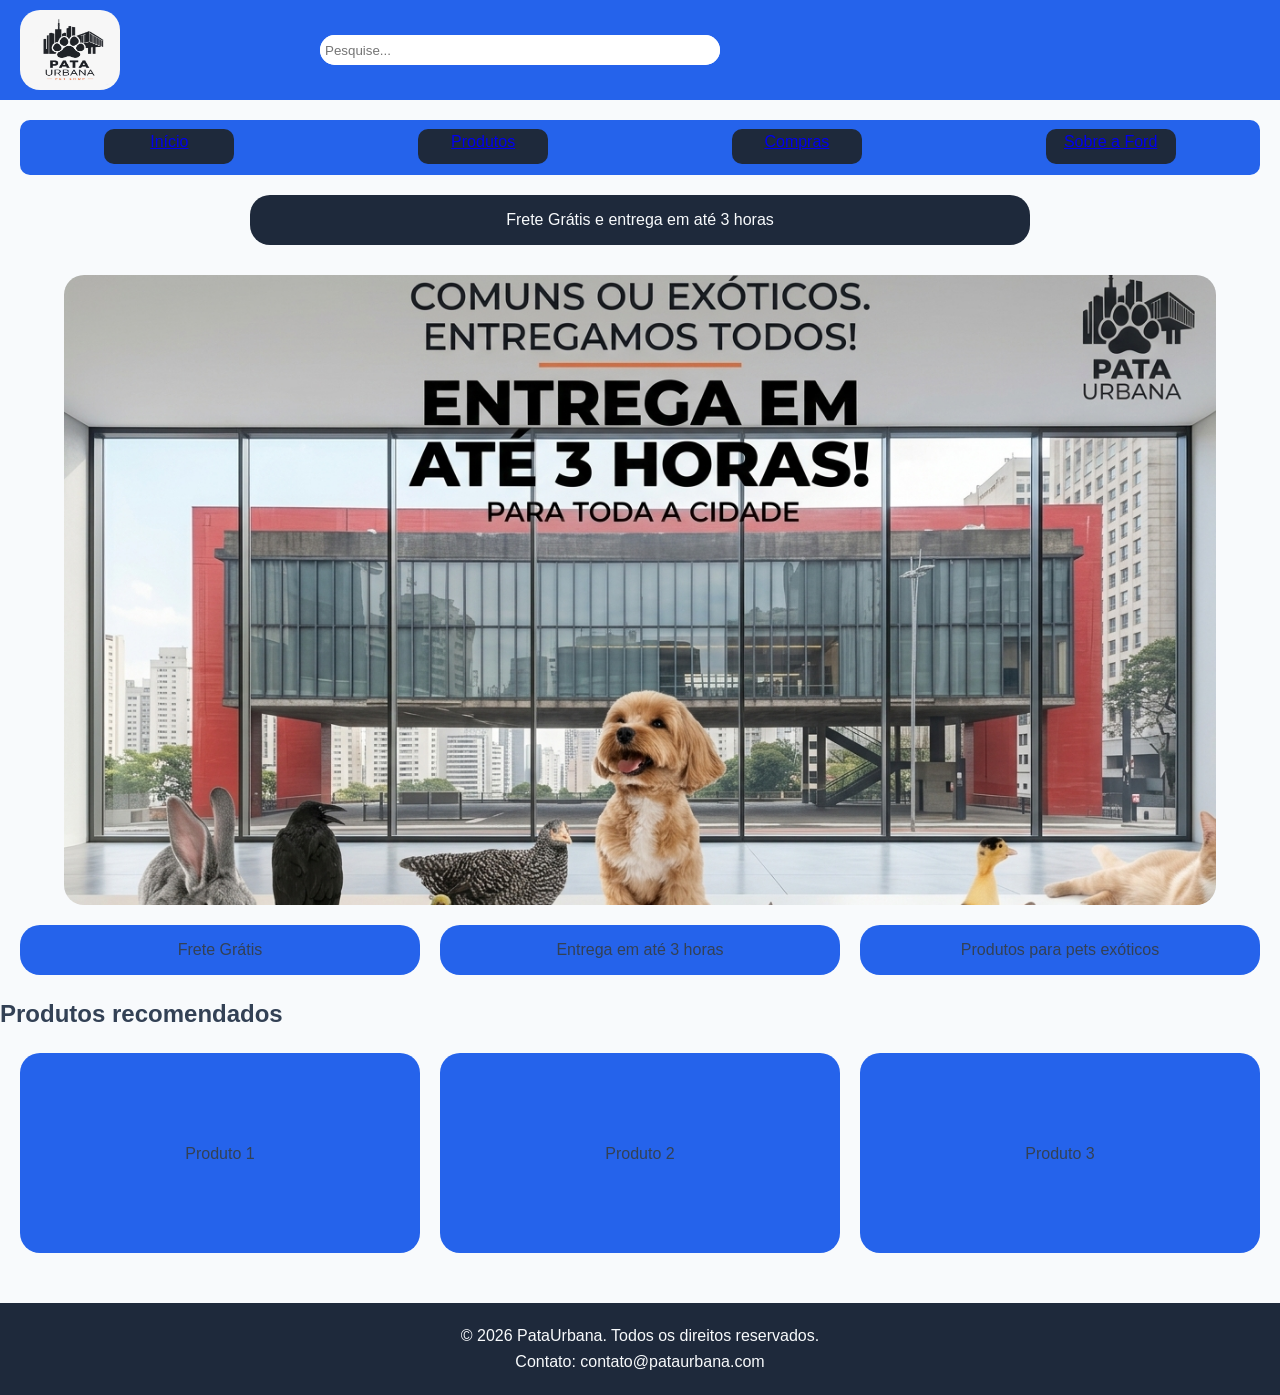
<file: Front-end/index.html>
<!doctype html>
<html lang="en">
  <head>
    <meta charset="UTF-8" />
    <meta name="viewport" content="width=device-width, initial-scale=1.0" />
    <title>Pata Urbana</title>
    <link rel="stylesheet" href="style.css" />
  </head>
  <body>
    <header class="header-principal">
      <img src="Imgs/Pata urbana logo.jpeg" alt="Logo" class="logo" />
      <nav class="pesquisa">
        <input class="campo_pesquisa" type="text" placeholder="Pesquise..." />
      </nav>
    </header>
    <nav class="sub-menu">
      <div><a href="index.html">Início</a></div>
      <div><a href="produtos.html">Produtos</a></div>
      <div><a href="compras.html">Compras</a></div>
      <div><a href="sobre_ford.html">Sobre a Ford</a></div>
    </nav>
    <div class="anuncio">
      <p>Frete Grátis e entrega em até 3 horas</p>
    </div>
    <div class="banner"></div>
    <ul class="anuncios_lista">
      <li>Frete Grátis</li>
      <li>Entrega em até 3 horas</li>
      <li>Produtos para pets exóticos</li>
    </ul>
    <div>
      <h2>Produtos recomendados</h2>
      <ul class="recomendados">
        <li>Produto 1</li>
        <li>Produto 2</li>
        <li>Produto 3</li>
      </ul>
    </div>
    <footer>
      <p>&copy; 2026 PataUrbana. Todos os direitos reservados.</p>
      <p>Contato: contato@pataurbana.com</p>
    </footer>
  </body>
</html>
</file>
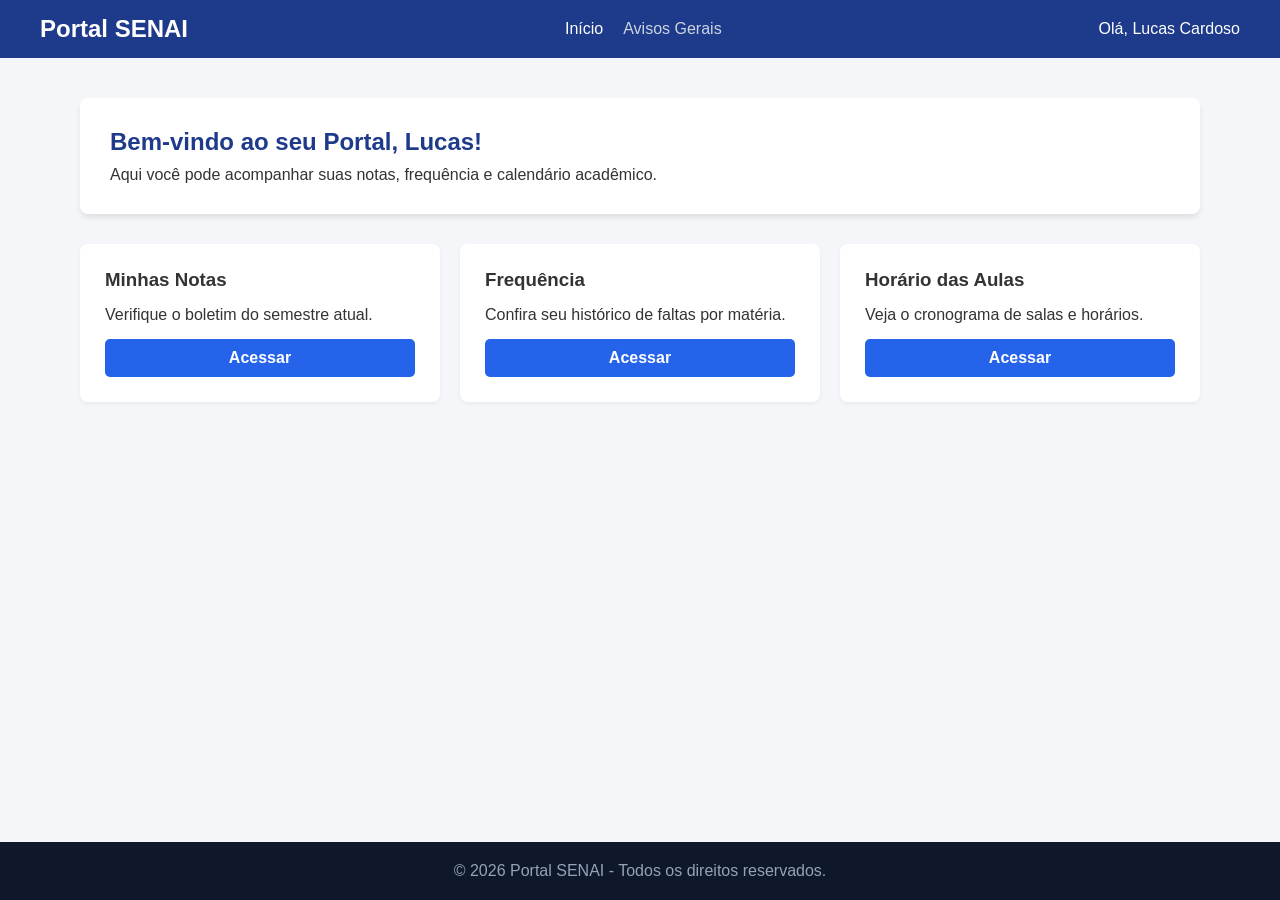
<file: Front-end/exemplo_professor/index.html>
<!DOCTYPE html> <!-- Declara o tipo do documento como HTML5 para que o navegador interprete as regras modernas corretamente -->
<html lang="pt-BR"> <!-- Elemento raiz que envolve todo o documento HTML. O atributo lang define o idioma principal como Português do Brasil -->
<head> <!-- Seção do cabeçalho técnico da página (contém metadados, títulos e links externos não visíveis diretamente no corpo) -->
    <meta charset="UTF-8"> <!-- Configura a codificação de caracteres para UTF-8, permitindo acentos e caracteres especiais da língua portuguesa -->
    <meta name="viewport" content="width=device-width, initial-scale=1.0"> <!-- Ajusta a escala da página para garantir responsividade em telas mobile e desktops -->
    <title>Portal do Aluno - Início</title> <!-- Define o título que será exibido na aba do navegador -->
    
    <!-- Vincula o arquivo de estilos compartilhado -->
    <link rel="stylesheet" href="style.css"> <!-- Importa o arquivo de estilos CSS externo (style.css) para aplicar os estilos visuais -->
</head>
<body> <!-- Contém todo o conteúdo visível da página que é exibido para o usuário final -->

    <!-- Topo da página / Cabeçalho -->
    <header class="navbar"> <!-- Elemento semântico de cabeçalho da página, estruturado com a classe CSS navbar -->
        <div class="logo">Portal SENAI</div> <!-- Bloco genérico em nível de bloco utilizado para exibir a marca/logotipo do portal -->
        
        <!-- Menu de Navegação -->
        <nav class="nav-links"> <!-- Elemento semântico de navegação que agrupa os links do menu principal -->
            <a href="index.html" class="active">Início</a> <!-- Link hipertexto para a página inicial; a classe 'active' destaca que esta é a página atual -->
            <a href="avisos.html">Avisos Gerais</a> <!-- Link hipertexto direcionando para a página de avisos gerais -->
        </nav>
        
        <div class="user-profile">Olá, Lucas Cardoso</div> <!-- Bloco informativo para exibir a saudação e o nome do usuário ativo no sistema -->
    </header>

    <!-- Conteúdo Principal -->
    <main class="container"> <!-- Elemento semântico para o conteúdo principal da página; a classe 'container' limita a largura centralizada -->
        
        <!-- Seção do cartão de boas-vindas -->
        <section class="welcome-card"> <!-- Seção semântica que agrupa visualmente o cartão de mensagem de boas-vindas -->
            <h1>Bem-vindo ao seu Portal, Lucas!</h1> <!-- Título principal e de maior relevância hierárquica (Nível 1) na página -->
            <p>Aqui você pode acompanhar suas notas, frequência e calendário acadêmico.</p> <!-- Parágrafo de texto descritivo -->
        </section>

        <!-- Grade de cards de acesso rápido -->
        <div class="dashboard-grid"> <!-- Contêiner em bloco que organiza os cartões em formato de grade flexível -->
            
            <!-- Card individual de atalho: Notas -->
            <div class="card"> <!-- Bloco representando o primeiro cartão de funcionalidade rápida -->
                <h3>Minhas Notas</h3> <!-- Título de nível 3 para identificar a seção do cartão -->
                <p>Verifique o boletim do semestre atual.</p> <!-- Parágrafo informativo da funcionalidade -->
                <a href="#" class="btn">Acessar</a> <!-- Link estilizado via CSS para ter aparência de botão de ação -->
            </div>
            
            <!-- Card individual de atalho: Frequência -->
            <div class="card"> <!-- Bloco representando o segundo cartão de funcionalidade rápida -->
                <h3>Frequência</h3> <!-- Título de nível 3 para o cartão de frequência -->
                <p>Confira seu histórico de faltas por matéria.</p> <!-- Descrição do recurso do cartão -->
                <a href="#" class="btn">Acessar</a> <!-- Botão/Link de atalho para acessar a frequência -->
            </div>
            
            <!-- Card individual de atalho: Horários -->
            <div class="card"> <!-- Bloco representando o terceiro cartão de funcionalidade rápida -->
                <h3>Horário das Aulas</h3> <!-- Título de nível 3 para o cartão de horários -->
                <p>Veja o cronograma de salas e horários.</p> <!-- Descrição do recurso exibido -->
                <a href="#" class="btn">Acessar</a> <!-- Botão/Link de atalho para acessar o cronograma -->
            </div>
            
        </div>
    </main>

    <!-- Rodapé da Página -->
    <footer class="footer"> <!-- Elemento semântico para o rodapé da página estilizado com a classe 'footer' -->
        <p>&copy; 2026 Portal SENAI - Todos os direitos reservados.</p> <!-- Parágrafo exibindo a indicação de direitos autorais e copyright -->
    </footer>

</body>
</html>
</file>
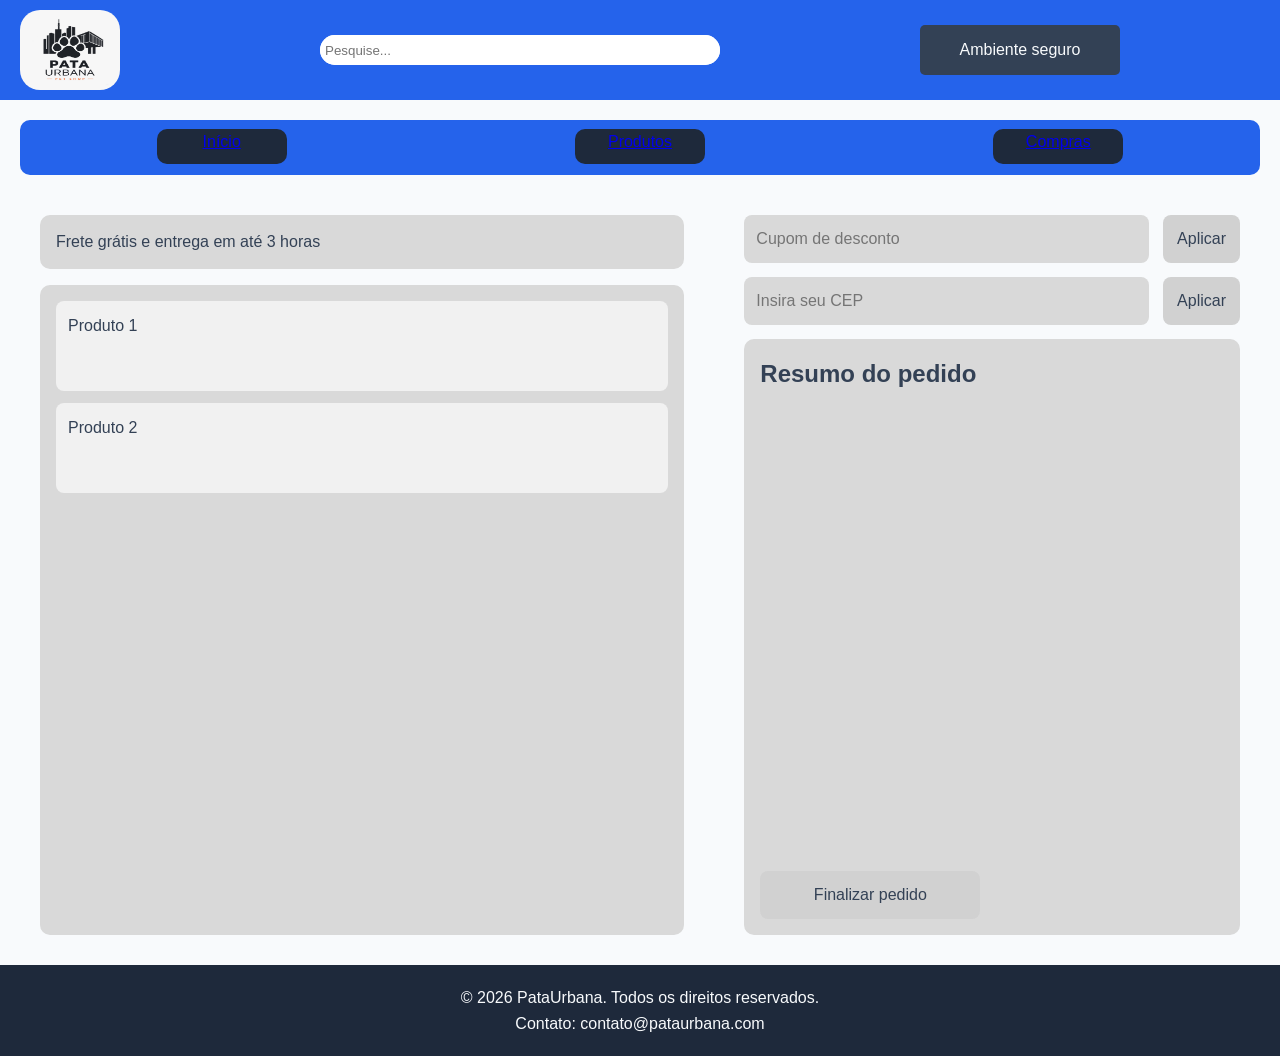
<file: Front-end/compras.html>
<!doctype html>
<html lang="en">
  <head>
    <meta charset="UTF-8" />
    <meta name="viewport" content="width=device-width, initial-scale=1.0" />
    <title>Carrinho</title>
    <link rel="stylesheet" href="style.css" />
  </head>
  <body>
    <header class="header-principal">
      <img src="Imgs/Pata urbana logo.jpeg" alt="Logo" class="logo" />
      <nav class="pesquisa">
        <input class="campo_pesquisa" type="text" placeholder="Pesquise..." />
      </nav>
      <div class="seguranca">
        <p>Ambiente seguro</p>
      </div>
    </header>
    <nav class="sub-menu">
      <div><a href="index.html">Início</a></div>
      <div><a href="produtos.html">Produtos</a></div>
      <div><a href="compras.html">Compras</a></div>
    </nav>
    <div class="grid-compras">
      <section class="secao">
        <article class="anuncio-2">
          Frete grátis e entrega em até 3 horas
        </article>
        <article class="carrinho">
          <div class="produto">Produto 1</div>
          <div class="produto">Produto 2</div>
        </article>
      </section>
      <aside class="aside">
        <div class="campo">
          <input type="text" placeholder="Cupom de desconto" />
          <button type="button">Aplicar</button>
        </div>
        <div class="campo">
          <input type="text" placeholder="Insira seu CEP" />
          <button type="button">Aplicar</button>
        </div>
        <div class="resumo">
          <h1>Resumo do pedido</h1>
          <button type="button" class="finalizar">Finalizar pedido</button>
        </div>
      </aside>
    </div>
    <footer>
      <p>&copy; 2026 PataUrbana. Todos os direitos reservados.</p>
      <p>Contato: contato@pataurbana.com</p>
    </footer>
  </body>
</html>
</file>
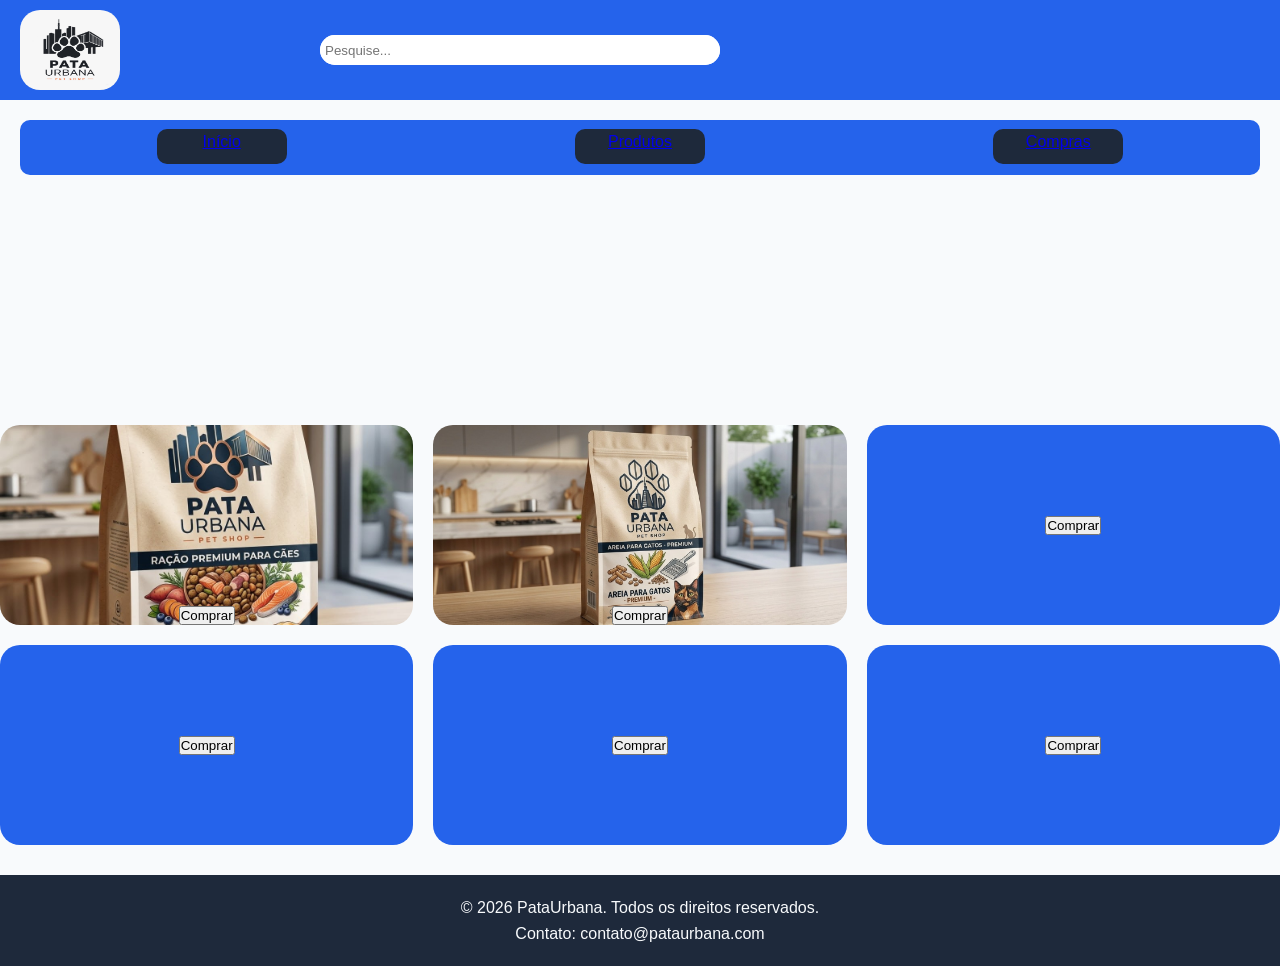
<file: Front-end/produtos.html>
<!doctype html>
<html lang="en">
  <head>
    <meta charset="UTF-8" />
    <meta name="viewport" content="width=device-width, initial-scale=1.0" />
    <title>Produtos</title>
    <link rel="stylesheet" href="style.css" />
  </head>
  <body>
    <header class="header-principal">
      <img src="Imgs/Pata urbana logo.jpeg" alt="Logo" class="logo" />
      <nav class="pesquisa">
        <input class="campo_pesquisa" type="text" placeholder="Pesquise..." />
      </nav>
    </header>
    <nav class="sub-menu">
      <div><a href="index.html">Início</a></div>
      <div><a href="produtos.html">Produtos</a></div>
      <div><a href="compras.html">Compras</a></div>
    </nav>
    <ul class="produtos">
      <li class="botao_compra" id="produto1">
        <button type="button">Comprar</button>
      </li>
      <li class="botao_compra" id="produto2">
        <button>Comprar</button>
      </li>
      <li class="botao_compra" id="produto3">
        <button type="button">Comprar</button>
      </li>
      <li class="botao_compra" id="produto4">
        <button>Comprar</button>
      </li>
      <li class="botao_compra" id="produto5">
        <button>Comprar</button>
      </li>
      <li class="botao_compra" id="produto6">
        <button>Comprar</button>
      </li>
    </ul>
    <footer>
      <p>&copy; 2026 PataUrbana. Todos os direitos reservados.</p>
      <p>Contato: contato@pataurbana.com</p>
    </footer>
  </body>
</html>
</file>
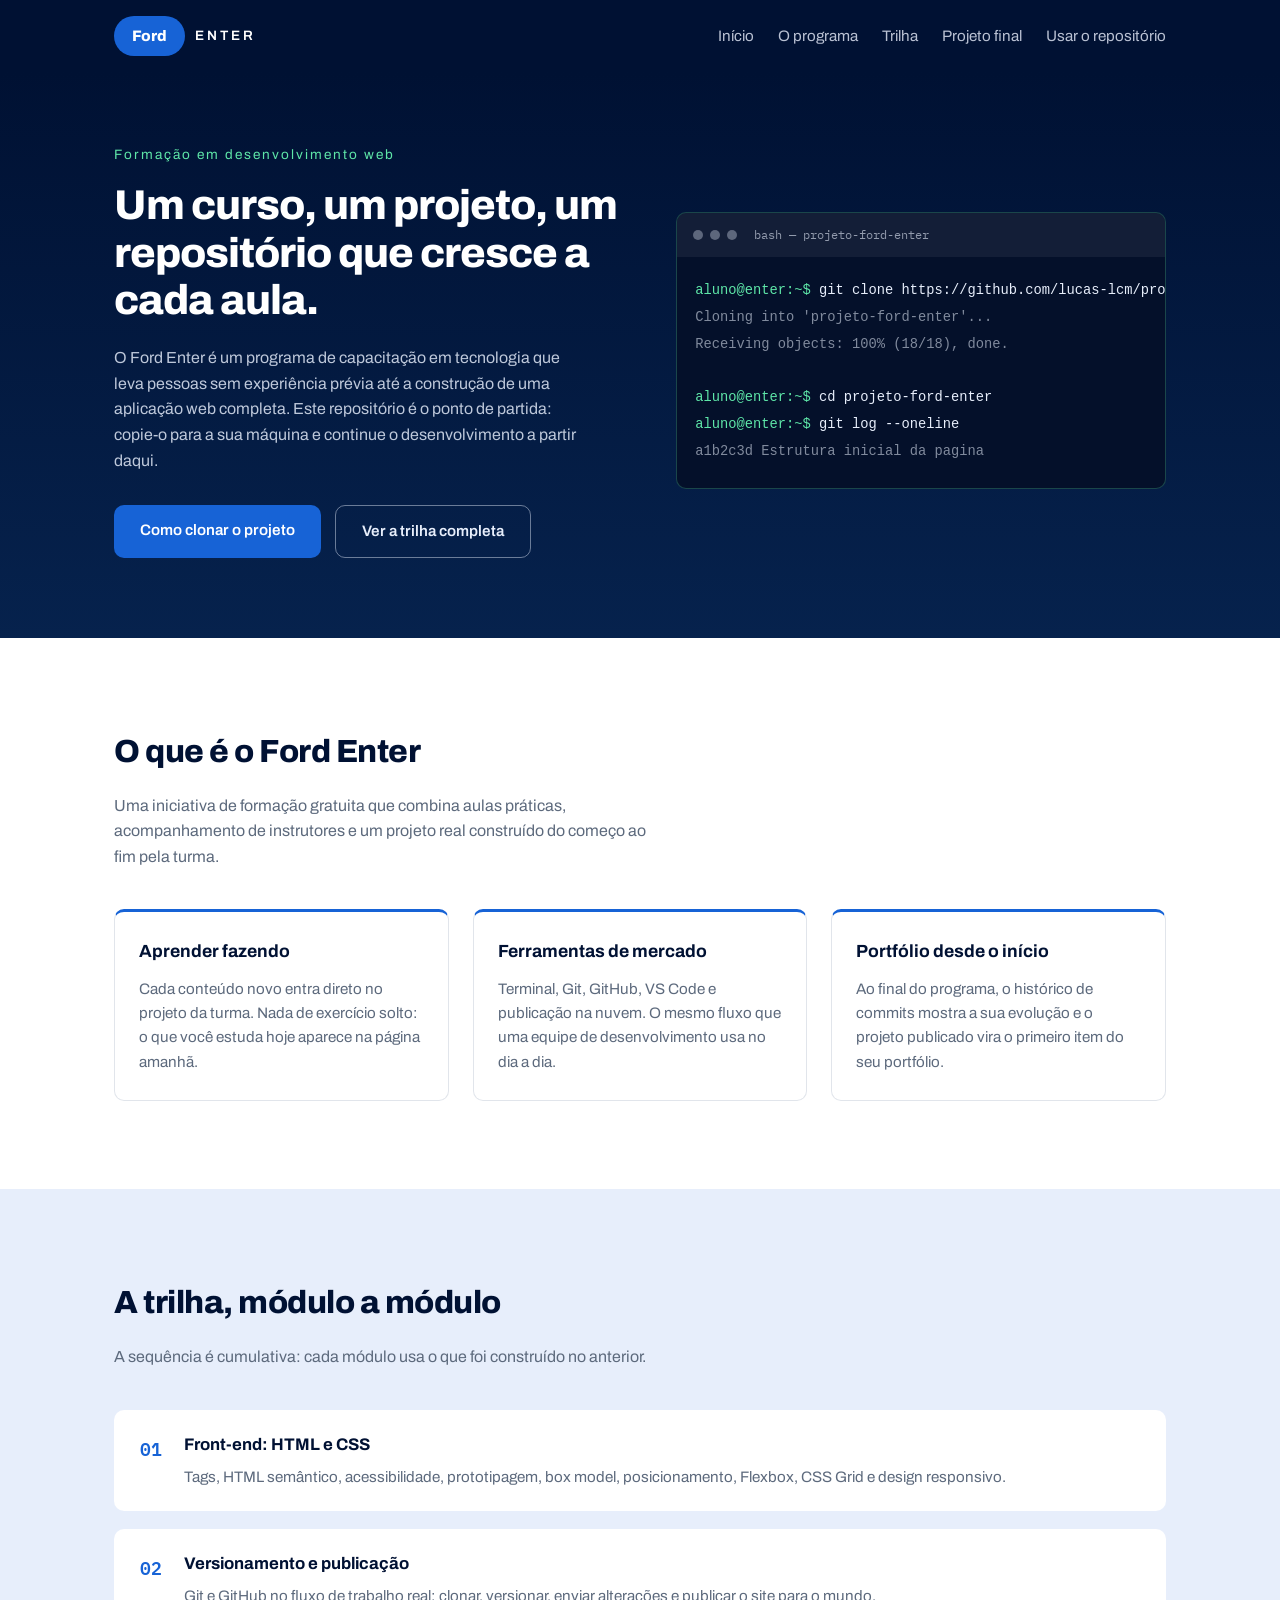
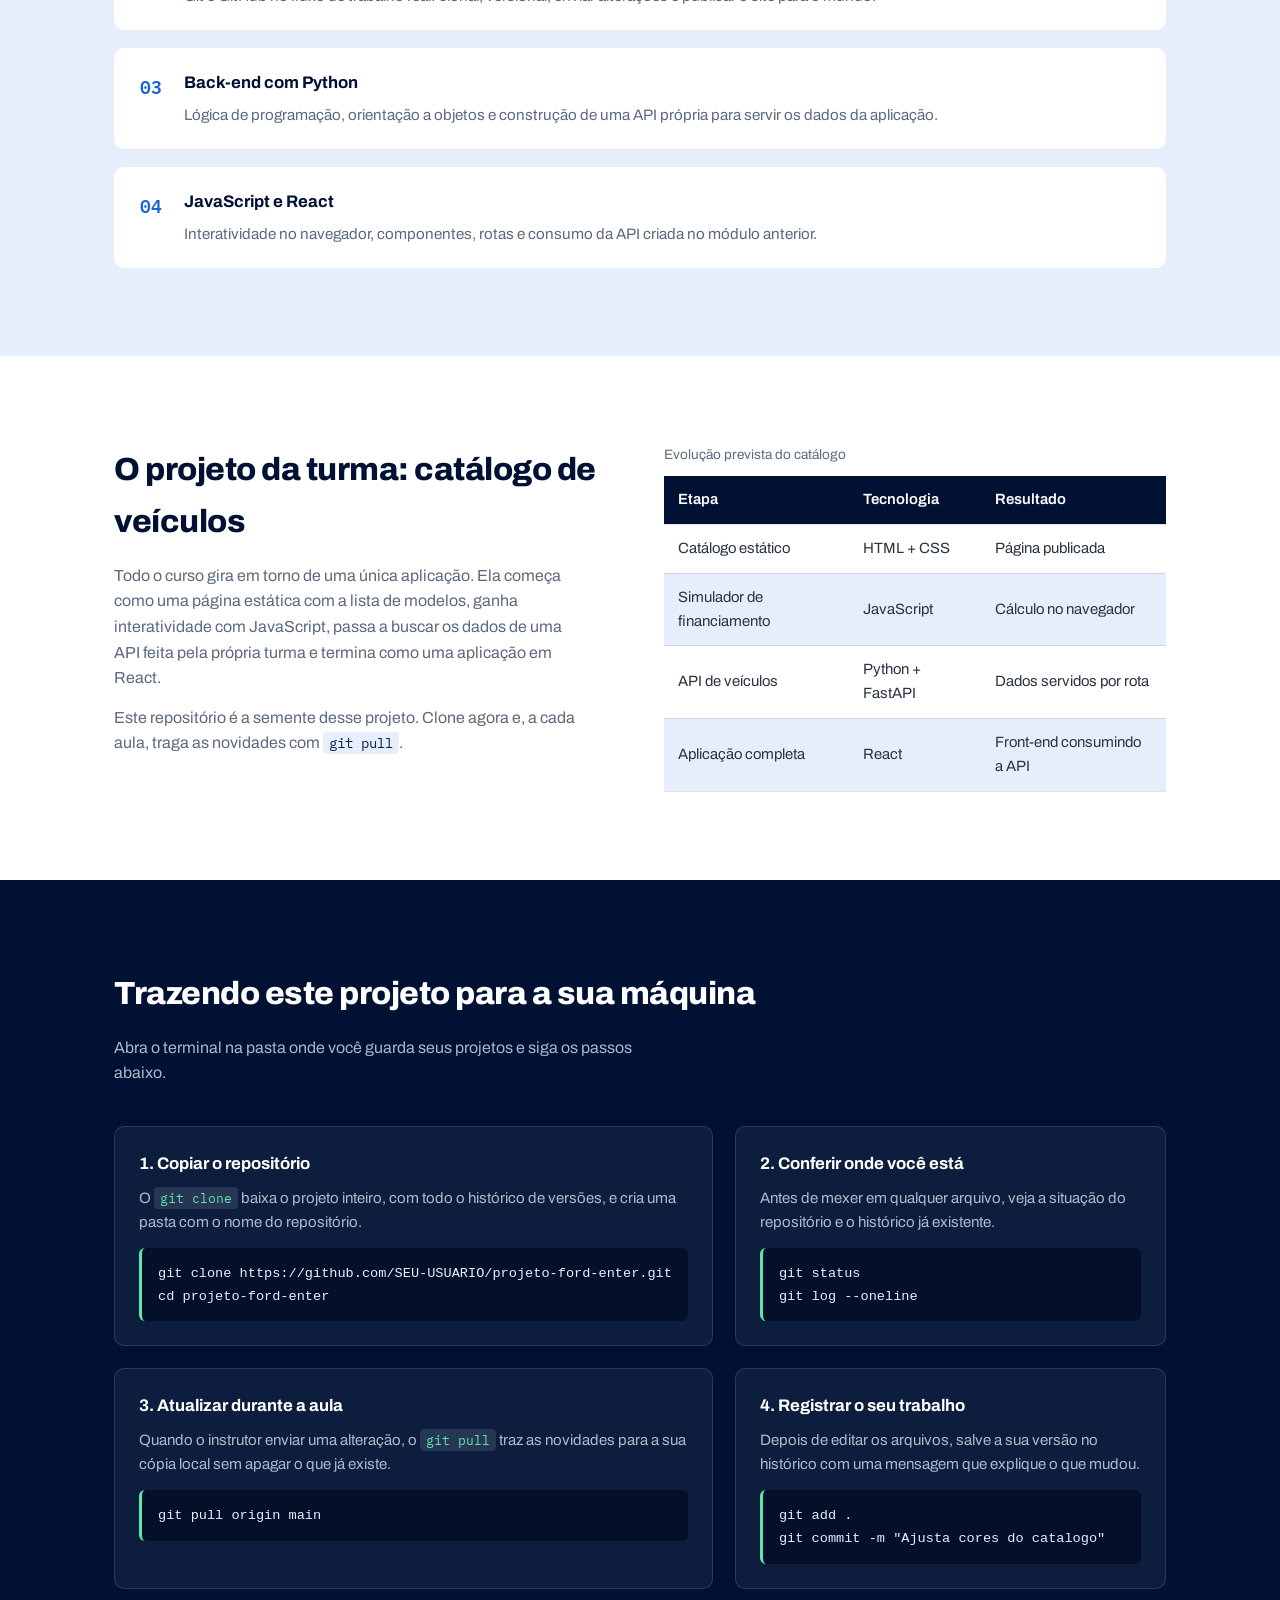
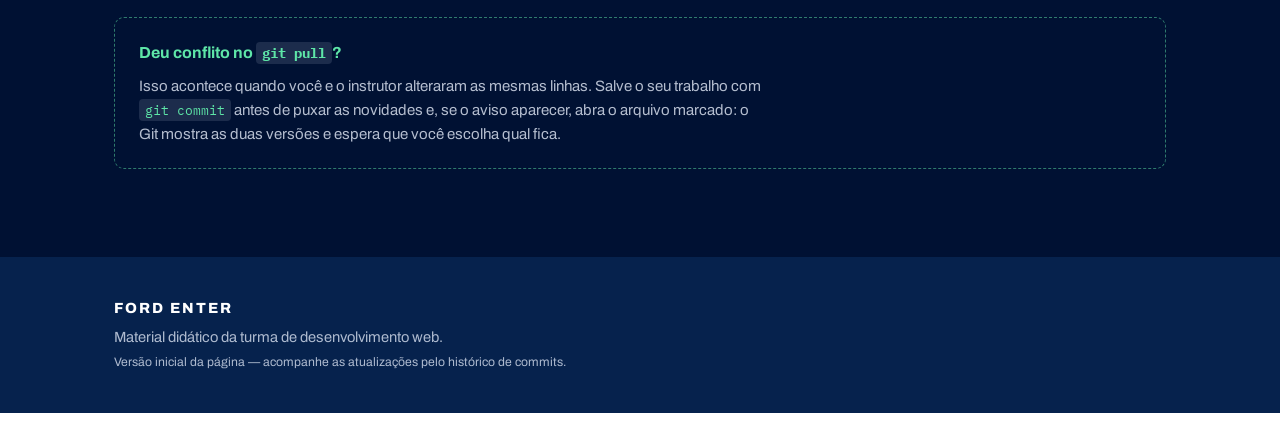
<file: Front-end/sobre_ford.html>
<!doctype html>
<html lang="pt-BR">
  <head>
    <!-- Metadados básicos: codificação e responsividade (Aula 13) -->
    <meta charset="UTF-8" />
    <meta name="viewport" content="width=device-width, initial-scale=1.0" />

    <!-- Metadados de SEO (Aula 03) -->
    <title>
      Projeto Ford Enter | Programa de formação em desenvolvimento web
    </title>
    <meta
      name="description"
      content="Página-base do projeto Ford Enter: o que é o programa, a trilha de aprendizagem e como clonar este repositório com Git."
    />
    <meta name="author" content="Turma Ford Enter" />

    <!-- Fontes externas -->
    <link rel="preconnect" href="https://fonts.googleapis.com" />
    <link rel="preconnect" href="https://fonts.gstatic.com" crossorigin />
    <link
      href="https://fonts.googleapis.com/css2?family=Archivo:wght@400;600;800&family=IBM+Plex+Mono:wght@400;600&display=swap"
      rel="stylesheet"
    />

    <!-- Folha de estilos do projeto (CSS externo, Aula 07) -->
    <link rel="stylesheet" href="style_sobre_ford.css" />
  </head>

  <body>
    <!-- ===== Cabeçalho e navegação ===== -->
    <header class="cabecalho">
      <div class="container cabecalho__conteudo">
        <a class="marca" href="sobre_ford.html">
          <span class="marca__oval">Ford</span>
          <span class="marca__texto">Enter</span>
        </a>

        <nav class="menu" aria-label="Navegação principal">
          <ul class="menu__lista">
            <li><a href="index.html">Início</a></li>
            <li><a href="#programa">O programa</a></li>
            <li><a href="#trilha">Trilha</a></li>
            <li><a href="#projeto">Projeto final</a></li>
            <li><a href="#git">Usar o repositório</a></li>
          </ul>
        </nav>
      </div>
    </header>

    <main>
      <!-- ===== Destaque (hero) ===== -->
      <section class="hero">
        <div class="container hero__grade">
          <div class="hero__texto">
            <p class="hero__chamada">Formação em desenvolvimento web</p>
            <h1 class="hero__titulo">
              Um curso, um projeto, um repositório que cresce a cada aula.
            </h1>
            <p class="hero__descricao">
              O Ford Enter é um programa de capacitação em tecnologia que leva
              pessoas sem experiência prévia até a construção de uma aplicação
              web completa. Este repositório é o ponto de partida: copie-o para
              a sua máquina e continue o desenvolvimento a partir daqui.
            </p>

            <div class="hero__acoes">
              <a class="botao botao--principal" href="#git"
                >Como clonar o projeto</a
              >
              <a class="botao botao--secundario" href="#trilha"
                >Ver a trilha completa</a
              >
            </div>
          </div>

          <!-- Bloco que imita um terminal: o comando é o próprio "cartão de visitas" da aula -->
          <div class="terminal" aria-label="Exemplo de uso do terminal">
            <div class="terminal__barra">
              <span class="terminal__ponto"></span>
              <span class="terminal__ponto"></span>
              <span class="terminal__ponto"></span>
              <span class="terminal__nome">bash — projeto-ford-enter</span>
            </div>
            <pre
              class="terminal__corpo"
            ><code><span class="prompt">aluno@enter:~$</span> git clone https://github.com/lucas-lcm/projeto-ford-enter.git
<span class="saida">Cloning into 'projeto-ford-enter'...</span>
<span class="saida">Receiving objects: 100% (18/18), done.</span>

<span class="prompt">aluno@enter:~$</span> cd projeto-ford-enter
<span class="prompt">aluno@enter:~$</span> git log --oneline
<span class="saida">a1b2c3d Estrutura inicial da pagina</span></code></pre>
          </div>
        </div>
      </section>

      <!-- ===== O programa ===== -->
      <section class="secao" id="programa">
        <div class="container">
          <h2 class="secao__titulo">O que é o Ford Enter</h2>
          <p class="secao__intro">
            Uma iniciativa de formação gratuita que combina aulas práticas,
            acompanhamento de instrutores e um projeto real construído do começo
            ao fim pela turma.
          </p>

          <ul class="cartoes">
            <li class="cartao">
              <h3 class="cartao__titulo">Aprender fazendo</h3>
              <p>
                Cada conteúdo novo entra direto no projeto da turma. Nada de
                exercício solto: o que você estuda hoje aparece na página
                amanhã.
              </p>
            </li>
            <li class="cartao">
              <h3 class="cartao__titulo">Ferramentas de mercado</h3>
              <p>
                Terminal, Git, GitHub, VS Code e publicação na nuvem. O mesmo
                fluxo que uma equipe de desenvolvimento usa no dia a dia.
              </p>
            </li>
            <li class="cartao">
              <h3 class="cartao__titulo">Portfólio desde o início</h3>
              <p>
                Ao final do programa, o histórico de commits mostra a sua
                evolução e o projeto publicado vira o primeiro item do seu
                portfólio.
              </p>
            </li>
          </ul>
        </div>
      </section>

      <!-- ===== Trilha de aprendizagem ===== -->
      <section class="secao secao--clara" id="trilha">
        <div class="container">
          <h2 class="secao__titulo">A trilha, módulo a módulo</h2>
          <p class="secao__intro">
            A sequência é cumulativa: cada módulo usa o que foi construído no
            anterior.
          </p>

          <ol class="trilha">
            <li class="trilha__etapa">
              <span class="trilha__numero">01</span>
              <div>
                <h3 class="trilha__titulo">Front-end: HTML e CSS</h3>
                <p>
                  Tags, HTML semântico, acessibilidade, prototipagem, box model,
                  posicionamento, Flexbox, CSS Grid e design responsivo.
                </p>
              </div>
            </li>
            <li class="trilha__etapa">
              <span class="trilha__numero">02</span>
              <div>
                <h3 class="trilha__titulo">Versionamento e publicação</h3>
                <p>
                  Git e GitHub no fluxo de trabalho real: clonar, versionar,
                  enviar alterações e publicar o site para o mundo.
                </p>
              </div>
            </li>
            <li class="trilha__etapa">
              <span class="trilha__numero">03</span>
              <div>
                <h3 class="trilha__titulo">Back-end com Python</h3>
                <p>
                  Lógica de programação, orientação a objetos e construção de
                  uma API própria para servir os dados da aplicação.
                </p>
              </div>
            </li>
            <li class="trilha__etapa">
              <span class="trilha__numero">04</span>
              <div>
                <h3 class="trilha__titulo">JavaScript e React</h3>
                <p>
                  Interatividade no navegador, componentes, rotas e consumo da
                  API criada no módulo anterior.
                </p>
              </div>
            </li>
          </ol>
        </div>
      </section>

      <!-- ===== Projeto final ===== -->
      <section class="secao" id="projeto">
        <div class="container projeto">
          <div class="projeto__texto">
            <h2 class="secao__titulo">
              O projeto da turma: catálogo de veículos
            </h2>
            <p>
              Todo o curso gira em torno de uma única aplicação. Ela começa como
              uma página estática com a lista de modelos, ganha interatividade
              com JavaScript, passa a buscar os dados de uma API feita pela
              própria turma e termina como uma aplicação em React.
            </p>
            <p>
              Este repositório é a semente desse projeto. Clone agora e, a cada
              aula, traga as novidades com <code class="codigo">git pull</code>.
            </p>
          </div>

          <table class="tabela">
            <caption>
              Evolução prevista do catálogo
            </caption>
            <thead>
              <tr>
                <th scope="col">Etapa</th>
                <th scope="col">Tecnologia</th>
                <th scope="col">Resultado</th>
              </tr>
            </thead>
            <tbody>
              <tr>
                <td>Catálogo estático</td>
                <td>HTML + CSS</td>
                <td>Página publicada</td>
              </tr>
              <tr>
                <td>Simulador de financiamento</td>
                <td>JavaScript</td>
                <td>Cálculo no navegador</td>
              </tr>
              <tr>
                <td>API de veículos</td>
                <td>Python + FastAPI</td>
                <td>Dados servidos por rota</td>
              </tr>
              <tr>
                <td>Aplicação completa</td>
                <td>React</td>
                <td>Front-end consumindo a API</td>
              </tr>
            </tbody>
          </table>
        </div>
      </section>

      <!-- ===== Instruções de Git ===== -->
      <section class="secao secao--escura" id="git">
        <div class="container">
          <h2 class="secao__titulo">
            Trazendo este projeto para a sua máquina
          </h2>
          <p class="secao__intro">
            Abra o terminal na pasta onde você guarda seus projetos e siga os
            passos abaixo.
          </p>

          <div class="passos">
            <article class="passo">
              <h3 class="passo__titulo">1. Copiar o repositório</h3>
              <p>
                O <code class="codigo">git clone</code> baixa o projeto inteiro,
                com todo o histórico de versões, e cria uma pasta com o nome do
                repositório.
              </p>
              <pre
                class="bloco-codigo"
              ><code>git clone https://github.com/SEU-USUARIO/projeto-ford-enter.git
cd projeto-ford-enter</code></pre>
            </article>

            <article class="passo">
              <h3 class="passo__titulo">2. Conferir onde você está</h3>
              <p>
                Antes de mexer em qualquer arquivo, veja a situação do
                repositório e o histórico já existente.
              </p>
              <pre class="bloco-codigo"><code>git status
git log --oneline</code></pre>
            </article>

            <article class="passo">
              <h3 class="passo__titulo">3. Atualizar durante a aula</h3>
              <p>
                Quando o instrutor enviar uma alteração, o
                <code class="codigo">git pull</code> traz as novidades para a
                sua cópia local sem apagar o que já existe.
              </p>
              <pre class="bloco-codigo"><code>git pull origin main</code></pre>
            </article>

            <article class="passo">
              <h3 class="passo__titulo">4. Registrar o seu trabalho</h3>
              <p>
                Depois de editar os arquivos, salve a sua versão no histórico
                com uma mensagem que explique o que mudou.
              </p>
              <pre class="bloco-codigo"><code>git add .
git commit -m "Ajusta cores do catalogo"</code></pre>
            </article>
          </div>

          <aside class="aviso">
            <h3 class="aviso__titulo">
              Deu conflito no <code class="codigo">git pull</code>?
            </h3>
            <p>
              Isso acontece quando você e o instrutor alteraram as mesmas
              linhas. Salve o seu trabalho com
              <code class="codigo">git commit</code> antes de puxar as novidades
              e, se o aviso aparecer, abra o arquivo marcado: o Git mostra as
              duas versões e espera que você escolha qual fica.
            </p>
          </aside>
        </div>
      </section>
    </main>

    <!-- ===== Rodapé ===== -->
    <footer class="rodape">
      <div class="container rodape__conteudo">
        <p class="rodape__marca">Ford Enter</p>
        <p>Material didático da turma de desenvolvimento web.</p>
        <p>
          <small
            >Versão inicial da página — acompanhe as atualizações pelo histórico
            de commits.</small
          >
        </p>
      </div>
    </footer>
  </body>
</html>
</file>
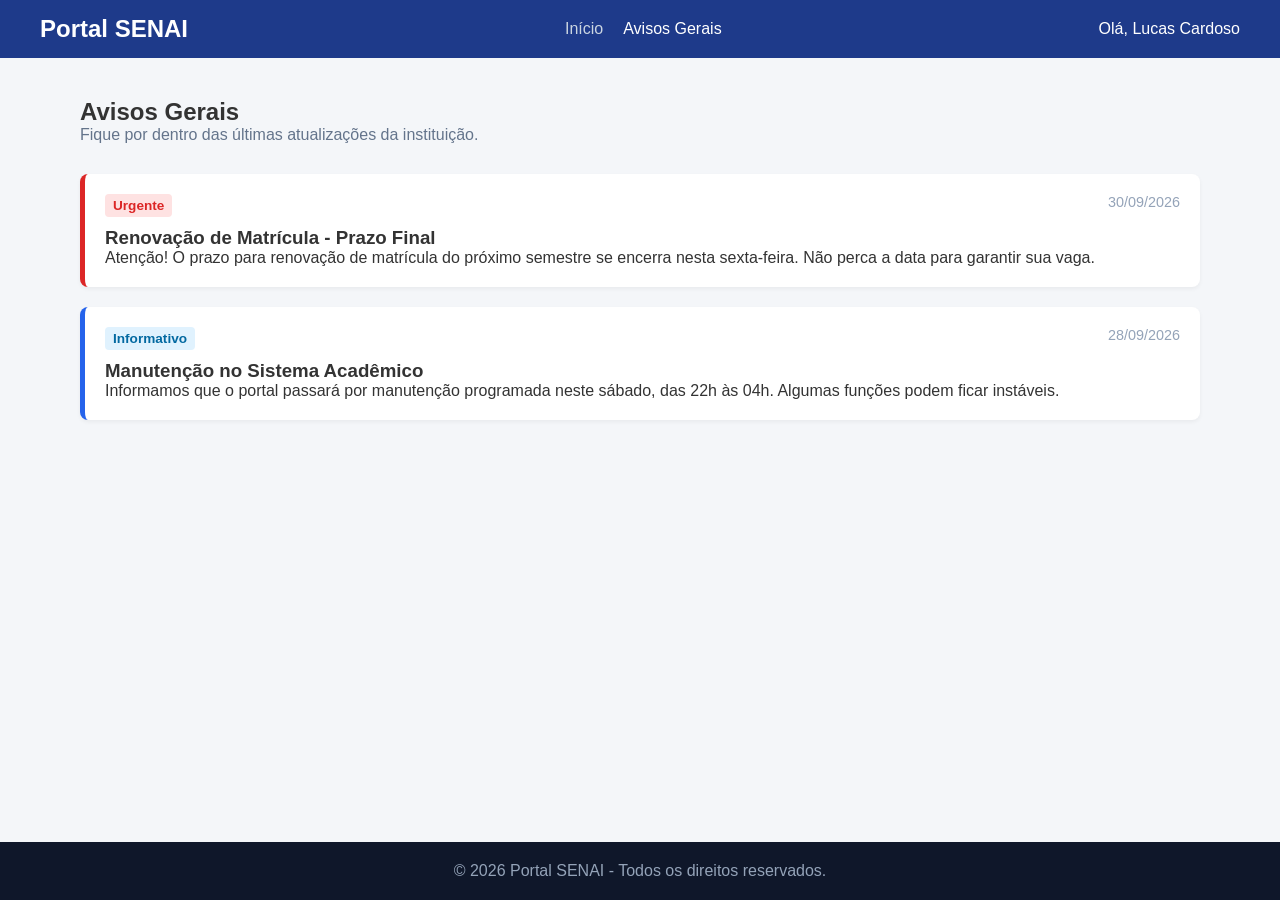
<file: Front-end/exemplo_professor/avisos.html>
<!DOCTYPE html> <!-- Informa ao navegador que o documento deve ser renderizado no padrão HTML5 -->
<html lang="pt-BR"> <!-- Define a linguagem base da estrutura do documento como português do Brasil -->
<head> <!-- Seção com os metadados e arquivos de configuração que não aparecem na tela diretamente -->
    <meta charset="UTF-8"> <!-- Define o padrão de codificação de caracteres UTF-8 -->
    <meta name="viewport" content="width=device-width, initial-scale=1.0"> <!-- Ajusta a visualização para dispositivos móveis e telas responsivas -->
    <title>Portal do Aluno - Avisos Gerais</title> <!-- Define o título exibido na aba do navegador para a página de avisos -->
    <link rel="stylesheet" href="style.css"> <!-- Importa a folha de estilo CSS compartilhada -->
</head>
<body> <!-- Contêiner de todos os elementos visíveis na página de avisos -->

    <!-- Cabeçalho idêntico para manter a consistência do portal -->
    <header class="navbar"> <!-- Seção semântica de topo da página contendo o menu e perfil -->
        <div class="logo">Portal SENAI</div> <!-- Exibição do nome da marca/sistema -->
        
        <nav class="nav-links"> <!-- Menu semântico com os hiperlinks de navegação do portal -->
            <a href="index.html">Início</a> <!-- Link para retornar à página inicial -->
            <!-- A classe active muda de lugar para indicar a página atual -->
            <a href="avisos.html" class="active">Avisos Gerais</a> <!-- Link para a página de avisos marcada com a classe active -->
        </nav>
        
        <div class="user-profile">Olá, Lucas Cardoso</div> <!-- Identificação do usuário logado -->
    </header>

    <!-- Conteúdo de Avisos -->
    <main class="container"> <!-- Área central contentora do conteúdo específico de avisos -->
        <h2>Avisos Gerais</h2> <!-- Título de nível 2 indicando a seção atual de avisos -->
        <p class="subtitle">Fique por dentro das últimas atualizações da instituição.</p> <!-- Parágrafo usado como subtítulo com estilo suavizado -->

        <!-- Lista de avisos empilhada verticalmente -->
        <div class="avisos-list"> <!-- Bloco contêiner para organizar todos os itens de aviso em pilha -->
            
            <!-- Aviso individual: Urgente -->
            <div class="aviso-item urgente"> <!-- Cartão de aviso contendo a classe adicional 'urgente' para a borda vermelha -->
                <div class="aviso-header"> <!-- Cabeçalho do cartão de aviso para alinhar a categoria e a data -->
                    <span class="tag">Urgente</span> <!-- Elemento inline estilizado como etiqueta de destaque para indicar urgência -->
                    <span class="data">30/09/2026</span> <!-- Elemento inline utilizado para formatar e destacar a data do aviso -->
                </div>
                <h3>Renovação de Matrícula - Prazo Final</h3> <!-- Título de nível 3 para o assunto do aviso urgente -->
                <p>Atenção! O prazo para renovação de matrícula do próximo semestre se encerra nesta sexta-feira. Não perca a data para garantir sua vaga.</p> <!-- Descrição detalhada do aviso urgente -->
            </div>

            <!-- Aviso individual: Informativo -->
            <div class="aviso-item"> <!-- Cartão de aviso padrão contendo a borda padrão em azul -->
                <div class="aviso-header"> <!-- Cabeçalho para alinhamento da etiqueta informativa e da data -->
                    <span class="tag info">Informativo</span> <!-- Etiqueta com classe adicional 'info' para mudar a cor para tons de azul -->
                    <span class="data">28/09/2026</span> <!-- Exibição da data da notícia informativa -->
                </div>
                <h3>Manutenção no Sistema Acadêmico</h3> <!-- Título de nível 3 descrevendo o assunto do aviso informativo -->
                <p>Informamos que o portal passará por manutenção programada neste sábado, das 22h às 04h. Algumas funções podem ficar instáveis.</p> <!-- Descrição detalhada sobre o período de manutenção -->
            </div>
            
        </div>
    </main>

    <!-- Rodapé -->
    <footer class="footer"> <!-- Seção semântica do rodapé da página -->
        <p>&copy; 2026 Portal SENAI - Todos os direitos reservados.</p> <!-- Mensagem de copyright do portal -->
    </footer>

</body>
</html>
</file>
<file: Front-end/style.css>
:root {
  --cor-primaria: #2563eb; /* Variável para a cor azul padrão do projeto */
  --cor-secundaria: #1e293b; /* Variável para cor cinza escuro/navegação */
  --cor-fundo: #f8fafc; /* Variável para cor de fundo geral */
  --cor-texto: #334155; /* Variável para tom de texto das fontes */
  --fonte-padrao:
    "Segoe UI", Arial, sans-serif; /* Variável com a pilha de fontes do projeto */
  --sombra-card: 0 4px 6px -1px rgba(0, 0, 0, 0.1); /* Variável de sombra reutilizável */
}

/* Seletor Universal (*): Reseta o comportamento visual padrão inconsistente de todos os navegadores */
* {
  margin: 0; /* Zera as margens externas padrão de todos os elementos */
  padding: 0; /* Zera os preenchimentos internos padrão */
  box-sizing: border-box; /* Altera o Box Model: largura e altura incluem bordas e paddings, evitando quebra de layout */
}

/* ==========================================================================
   2. ESTILOS BASE E TIPOGRAFIA
   ========================================================================== */

body {
  font-family: var(--fonte-padrao); /* Aplica a variável da pilha de fontes */
  background-color: var(
    --cor-fundo
  ); /* Define a cor de fundo utilizando a variável */
  color: var(--cor-texto); /* Define a cor base do texto */
  line-height: 1.6; /* Aumenta a altura da linha para melhorar a legibilidade de parágrafos */

  /* Configuração Flexbox para manter o rodapé sempre no final da tela */
  display: flex;
  flex-direction: column; /* Empilha Header, Main e Footer em coluna vertical */
  min-height: 100vh; /* Garante que o body tenha no mínimo 100% da altura da janela visível (Viewport Height) */
}

.header-principal {
  height: 100px;
  display: flex;
  background-color: var(--cor-primaria);
  align-content: space-between;
  align-items: center;
  gap: 200px;
}
.header-principal img {
  color: var(--cor-fundo);
  margin-left: 20px;
  width: 100px;
  height: 80px;
}
.header-principal nav {
  display: flex;
  gap: 20px;
  justify-content: center;
  align-items: center;
  border-radius: 20px;
}
.logo {
  width: 100px;
  height: 80px;
  margin-left: 20px;
  border-radius: 20px;
}
.pesquisa {
  height: 30px;
  width: 400px;
  background-color: var(--cor-fundo);
}
.campo_pesquisa {
  width: 100%;
  height: 100%;
  border: none;
  padding: 5px;
  border-radius: 20px;
}
.sub-menu {
  display: flex;
  justify-content: space-around;
  gap: 15px;
  background-color: var(--cor-primaria);
  height: 55px;
  margin-top: 20px;
  align-items: center;
  border-radius: 10px;
  margin-left: 20px;
  margin-right: 20px;
}

.sub-menu div {
  display: flex;
  background-color: var(--cor-secundaria);
  height: 35px;
  width: 130px;
  justify-content: center;
  margin-top: 20px;
  padding: 0px;
  margin-bottom: 22.5px;
  border-radius: 10px;
}

.anuncio {
  display: flex;
  flex-flow: row nowrap;
  background-color: var(--cor-secundaria);
  margin-top: 20px;
  justify-content: center;
  justify-items: center;
  margin-left: 250px;
  margin-right: 250px;
  margin-bottom: 20px;
  height: 50px;
  align-items: center;
  border-radius: 20px;
}

.anuncio p {
  color: #f8fafc;
}

.header-principal_compras {
  height: 100px;
  display: flex;
  flex-direction: row;
  flex-wrap: nowrap;
  align-items: center;
  justify-content: space-between;
  background-color: var(--cor-primaria);
}

.seguranca {
  display: flex;
  justify-content: center;
  align-items: center;
  margin-right: 100px;
  background-color: #334155;
  width: 200px;
  height: 50px;
  border-radius: 5px;
}

.seguranca p {
  color: #f8fafc;
}

.banner {
  background-image: url(Imgs/Gemini_Generated_Image_vba8ldvba8ldvba8.jpg);
  background-position: 5% 25%;
  background-size: cover;
  width: 90%;
  justify-items: center;
  justify-self: center;
  margin-left: 5%;
  margin-right: 5%;
  height: 70vh;
  margin-top: 10px;
  border-radius: 20px;
}

.produtos {
  display: grid;
  align-self: end;
  grid-template-columns: repeat(3, 1fr);
  grid-template-rows: repeat(2, auto);
  gap: 20px;
  margin-top: 250px;
  width: 100%;
}

.botao_compra {
  display: flex;
  justify-content: center;
  align-items: center;
  list-style-type: none;
  margin-top: auto;
  margin-bottom: auto;
  background-color: var(--cor-primaria);
  border-radius: 20px;
  height: 200px;
  width: 100%;
}
#produto1 {
  background-image: url(Imgs/WhatsApp\ Image\ 2026-10-01\ at\ 9.45.39\ PM.jpeg);
  background-size: cover;
  background-position: center;
  background-repeat: no-repeat;
  align-items: end;
}

.anuncios_lista {
  display: flex;
  flex-direction: row;
  flex-wrap: nowrap;
  gap: 20px;
  margin-top: 20px;
  margin: 20px;
}
.anuncios_lista li {
  list-style: none;
  text-align: center;
  background-color: var(--cor-primaria);
  height: 50px;
  width: 100%;
  border-radius: 20px;
  align-content: center;
}

.recomendados {
  display: flex;
  flex-flow: row nowrap;
  gap: 20px;
  margin-top: 20px;
  margin: 20px;
}
.recomendados li {
  list-style: none;
  text-align: center;
  background-color: var(--cor-primaria);
  height: 200px;
  width: 100%;
  border-radius: 20px;
  align-content: center;
}

footer {
  background-color: var(--cor-secundaria);
  color: var(--cor-fundo);
  text-align: center;
  padding: 20px;
  margin-top: 30px;
}

.botao_compra :hover {
  transform: scale(1.05);
  transition: transform 0.3s ease-in-out;
}

#produto2 {
  background-image: url(Imgs/WhatsApp\ Image\ 2026-10-02\ at\ 6.54.21\ PM.jpeg);
  background-size: cover;
  background-position: center;
  background-repeat: no-repeat;
  align-items: end;
}

.secao {
  display: flex;
  flex-direction: column;
  gap: 16px;
  min-width: 0;
  min-height: 420px;
}

.carrinho {
  display: flex;
  flex-direction: column;
  flex: 1;
  gap: 12px;
  min-height: 100;
  padding: 16px;
  background-color: #d9d9d9;
  border-radius: 10px;
}

.anuncio-2 {
  display: flex;
  justify-content: flex-start;
  align-items: center;
  min-height: 54px;
  padding: 0 16px;
  background-color: #d9d9d9;
  border-radius: 10px;
  color: var(--cor-texto);
}

.produto {
  min-height: 90px;
  padding: 12px;
  background-color: #f1f1f1;
  border-radius: 8px;
}

.aside {
  display: grid;
  grid-template-rows: auto auto minmax(200px, 1fr);
  gap: 14px;
  min-width: 0;
  min-height: 720px;
}

.campo {
  display: grid;
  grid-template-columns: minmax(0, 1fr) auto;
  gap: 14px;
  align-items: center;
}

.campo input {
  width: 100%;
  min-width: 0;
  height: 48px;
  padding: 0 12px;
  border: 0;
  border-radius: 8px;
  background-color: #d9d9d9;
  font: inherit;
}

.campo button,
.finalizar {
  min-height: 48px;
  padding: 0 14px;
  border: 0;
  border-radius: 8px;
  background-color: #d1d1d1;
  color: var(--cor-texto);
  font: inherit;
  cursor: pointer;
}

.resumo {
  display: flex;
  flex-direction: column;
  justify-content: space-between;
  min-height: 0;
  padding: 16px;
  background-color: #d9d9d9;
  border-radius: 10px;
}

.finalizar {
  align-self: flex-start;
  min-width: min(100%, 220px);
}

.grid-compras {
  display: grid;
  grid-template-columns: minmax(0, 1.3fr) minmax(0, 1fr);
  gap: 60px;
  width: calc(100% - 80px);
  margin-right: 40px;
  margin-left: 40px;
  margin-top: 40px;
}
 /* celulares */
@media (max-width: 700px) {
  .grid-compras {
    grid-template-columns: repeat(2, 2px);
  }

  .secao,
  .aside {
    min-height: 340px;
  }

  .aside {
    grid-template-rows: auto auto minmax(180px, 1fr);
  }
}
 /* tablet */
@media (min-width: 600px ) and (max-width: 1024px) {
  .grid-compras {
    grid-template-columns: repeat(1, 1fr);
  }

  .secao,
  .aside {
    min-height: 340px;
  }

  .aside {
    grid-template-rows: auto auto minmax(180px, 1fr);
  }
}
/* celulares produtos */
@media (max-width: 700px) {
  
  .grid-compras{
     grid-template-columns: repeat(2, 2fr);
     .header-principal_compras{
      gap: 10px;
     }

  }
  /* table produtos */
  @media   (max-width: 1024px){
  .header-principal_compras{
    gap: 10px;
  }
}


}
</file>
<file: Front-end/exemplo_professor/style.css>
/* ==================== CONFIGURAÇÕES GERAIS ==================== */
/* Seletor Universal (*): Seleciona todos os elementos do HTML da aplicação */
* {
    margin: 0;             /* Zera a margem externa padrão dada pelos navegadores a diversos elementos */
    padding: 0;            /* Zera o preenchimento/espaçamento interno padrão de todos os elementos */
    box-sizing: border-box; /* Faz com que padding e bordas sejam incluídos na largura e altura totais do elemento */
}

/* Regras aplicadas ao corpo (body) da página */
body {
    font-family: 'Segoe UI', Tahoma, Geneva, Verdana, sans-serif; /* Define a lista de fontes padrão com alternativas de reserva */
    background-color: #f4f6f9;                                    /* Cor de fundo cinza bem claro para toda a tela */
    color: #333;                                                  /* Cor do texto principal (cinza escuro) para dar um bom contraste */
    /* Configura o body para empilhar Header, Main e Footer perfeitamente */
    display: flex;                                                /* Transforma o elemento body em um contêiner flexível */
    flex-direction: column;                                       /* Empilha os elementos filhos (header, main e footer) em sentido vertical */
    min-height: 100vh;                                            /* Garante que o corpo ocupe no mínimo 100% da altura visível da tela */
}

/* ==================== BARRA DE NAVEGAÇÃO (FLEXBOX) ==================== */
/* Classe do cabeçalho superior */
.navbar {
    display: flex;                  /* Define a barra como contêiner flexível na horizontal */
    justify-content: space-between; /* Distribui os 3 blocos (logo, menu, perfil) com espaço igual entre eles */
    align-items: center;            /* Centraliza todos os itens do cabeçalho verticalmente */
    background-color: #1e3a8a;       /* Cor de fundo em tom azul escuro institucional */
    padding: 15px 40px;             /* Preenchimento interno (15px acima/abaixo e 40px nas laterais) */
    color: white;                   /* Define a cor padrão do texto dentro da navbar como branca */
}

/* Classe de formatação do Logotipo */
.logo {
    font-size: 1.5rem;              /* Define o tamanho da fonte proporcional (1.5x o tamanho padrão) */
    font-weight: bold;              /* Aplica o estilo em negrito ao texto do logo */
}

/* Contêiner dos links da navegação no menu */
.nav-links {
    display: flex;                  /* Organiza os hiperlinks em formato de linha horizontal */
    gap: 20px;                      /* Espaçamento interno de 20px entre os links do menu */
}

/* Formatação dos links dentro da barra de navegação */
.nav-links a {
    color: #cbd5e1;                 /* Cor inicial dos links em um tom azul-acinzentado claro */
    text-decoration: none;          /* Remove a linha sublinhada padrão dos links do navegador */
    font-weight: 500;               /* Define a espessura média da fonte */
    transition: color 0.3s;         /* Define a animação suave de 0.3 segundos ao mudar de cor no passar do mouse */
}

/* Regra encadeada para estados de sobreposição do mouse (:hover) e link ativo (.active) */
.nav-links a:hover, .nav-links a.active {
    color: white;                   /* Destaca o link ativo ou com o mouse por cima mudando a cor do texto para branco */
}

/* ==================== CONTAINER PRINCIPAL ==================== */
/* Classe que envolve e limita o conteúdo principal de cada página */
.container {
    flex: 1;                        /* Faz o conteúdo principal esticar e ocupar todo o espaço restante, empurrando o rodapé para o fim */
    padding: 40px;                  /* Adiciona 40px de preenchimento interno em todas as bordas */
    max-width: 1200px;              /* Limita a largura máxima da área de conteúdo em telas grandes */
    width: 100%;                    /* Garante que o contêiner ocupe 100% da largura disponível até o limite do max-width */
    margin: 0 auto;                 /* Centraliza a estrutura da página horizontalmente na tela */
}

/* Classe para elementos de subtítulo */
.subtitle {
    color: #64748b;                 /* Cor de texto em tom cinza azulado suave */
    margin-bottom: 30px;            /* Adiciona um espaçamento de 30px abaixo do subtítulo */
}

/* ==================== PÁGINA INICIAL: CARDS E GRID (FLEXBOX) ==================== */
/* Cartão superior de boas-vindas na página inicial */
.welcome-card {
    background-color: white;                   /* Fundo branco para destacar do fundo da página */
    padding: 30px;                             /* Espaçamento interno de 30px */
    border-radius: 8px;                        /* Arredonda os quatro cantos do cartão em 8px */
    box-shadow: 0 4px 6px -1px rgba(0,0,0,0.1);/* Cria uma sombra suave abaixo do cartão dando a sensação de elevação */
    margin-bottom: 30px;                       /* Espaçamento de 30px na parte inferior para afastar do grid */
}

/* Título dentro do cartão de boas-vindas */
.welcome-card h1 {
    color: #1e3a8a;                 /* Define a cor azul escuro para o título principal do cartão */
    margin-bottom: 10px;            /* Afasta o título em 10px do parágrafo explicativo que vem abaixo */
}

/* Grid de controle dos blocos de acesso rápido */
.dashboard-grid {
    display: flex;                  /* Aplica o layout flexível para dispor os cartões lado a lado */
    gap: 20px;                      /* Adiciona um espaço fixo de 20px entre os cartões */
    flex-wrap: wrap;                /* Se a tela quebrar/diminuir, os cards vão para a linha de baixo automaticamente */
}

/* Estilo individual de cada cartão da página inicial */
.card {
    background-color: white;        /* Fundo branco para cada cartão */
    flex: 1;                        /* Distribui o tamanho igualmente entre os cards para preencherem a linha */
    min-width: 250px;               /* Impede que o card esmague muito em telas pequenas, forçando a quebra de linha */
    padding: 25px;                  /* Preenchimento interno de 25px dentro do cartão */
    border-radius: 8px;             /* Cantos arredondados de 8px */
    box-shadow: 0 2px 4px rgba(0,0,0,0.05); /* Aplica uma sombra leve nas bordas */
    display: flex;                  /* Transforma o cartão em um contêiner flexível interno */
    flex-direction: column;         /* Alinha os textos e o botão de forma interna usando Flexbox em sentido vertical */
    justify-content: space-between; /* Empurra o botão "Acessar" sempre para a base do card mantendo espaço proporcional */
    gap: 15px;                      /* Distância de 15px entre os elementos internos do cartão */
}

/* Botões de ação dos cartões */
.btn {
    background-color: #2563eb;       /* Fundo em cor azul vibrante */
    color: white;                   /* Cor do texto em branco */
    text-align: center;             /* Centraliza o texto do botão horizontalmente */
    padding: 10px;                  /* Preenchimento de 10px em volta do texto do botão */
    text-decoration: none;          /* Remove a linha sublinhada padrão dos links */
    border-radius: 5px;             /* Cantos suavemente arredondados em 5px */
    font-weight: bold;              /* Texto do botão em negrito */
    transition: background 0.3s;    /* Transição suave de 0.3s para a mudança de cor do fundo no efeito hover */
}

/* Efeito ao passar o cursor do mouse no botão */
.btn:hover {
    background-color: #1d4ed8;       /* Escurece ligeiramente o azul do fundo quando o usuário passa o mouse */
}

/* ==================== PÁGINA DE AVISOS ==================== */
/* Contêiner da lista de avisos */
.avisos-list {
    display: flex;                  /* Transforma a lista de avisos em um contêiner flexível */
    flex-direction: column;         /* Lista os avisos em formato de pilha (vertical) */
    gap: 20px;                      /* Espaçamento de 20px entre um cartão de aviso e outro */
}

/* Estilo base do item/cartão de aviso */
.aviso-item {
    background-color: white;        /* Fundo branco no cartão de aviso */
    padding: 20px;                  /* Preenchimento interno de 20px */
    border-radius: 8px;             /* Arredondamento dos cantos em 8px */
    border-left: 5px solid #2563eb; /* Borda lateral azul padrão na extrema esquerda do cartão */
    box-shadow: 0 2px 4px rgba(0,0,0,0.05); /* Sombra suave ao redor do cartão */
}

/* Aplica uma variação visual para avisos marcados como urgentes */
.aviso-item.urgente {
    border-left-color: #dc2626;     /* Muda a cor da borda esquerda para vermelho */
}

/* Linha superior dentro do cartão do aviso */
.aviso-header {
    display: flex;                  /* Organiza a tag e a data na horizontal usando Flexbox */
    justify-content: space-between; /* Joga a Tag para a esquerda e a Data para a extrema direita */
    margin-bottom: 10px;            /* Afasta o cabeçalho em 10px do título do aviso */
}

/* Tag/Etiqueta padronizada de aviso (ex: Urgente) */
.tag {
    background-color: #fee2e2;       /* Fundo vermelho claro para chamar atenção */
    color: #dc2626;                 /* Texto em tom de vermelho escuro */
    padding: 4px 8px;               /* Preenchimento interno da tag (4px acima/abaixo, 8px lados) */
    border-radius: 4px;             /* Cantos suavemente arredondados em 4px */
    font-size: 0.85rem;             /* Tamanho da fonte levemente menor que o texto base */
    font-weight: bold;              /* Texto da tag em negrito */
}

/* Variação visual para tags do tipo informativo */
.tag.info {
    background-color: #e0f2fe;       /* Troca o fundo da tag para um tom de azul claro */
    color: #0369a1;                 /* Troca a cor do texto da tag para azul escuro */
}

/* Texto de data dentro dos avisos */
.data {
    color: #94a3b8;                 /* Define uma cor cinza clara para a data para mantê-la sutil */
    font-size: 0.9rem;              /* Fonte ligeiramente menor para não roubar o foco principal */
}

/* ==================== RODAPÉ ==================== */
/* Estilo para a barra do rodapé */
.footer {
    background-color: #0f172a;      /* Fundo azul muito escuro (quase preto) */
    color: #94a3b8;                 /* Cor de texto cinza claro para bom contraste e leitura */
    text-align: center;             /* Centraliza o texto do rodapé horizontalmente */
    padding: 20px;                  /* Preenchimento interno de 20px em todas as direções */
    margin-top: auto;               /* Reforço mecânico para manter o rodapé sempre embaixo caso o conteúdo seja curto */
}
</file>
<file: Front-end/style_sobre_ford.css>
/* =========================================================
   Projeto Ford Enter — folha de estilos
   Organizada na mesma ordem das aulas: variáveis, reset,
   layout base, componentes e, por último, responsividade.
   ========================================================= */

/* ---------- 1. Variáveis de cor e espaçamento ---------- */
:root {
  --azul-profundo: #001133;
  --azul-escuro: #06224d;
  --azul-vivo: #1763d6;
  --azul-claro: #e7eefb;
  --cinza-texto: #2b3340;
  --cinza-suave: #5d6a7d;
  --branco: #ffffff;
  --verde-terminal: #5ee6a8;

  --borda: 1px solid rgba(13, 42, 90, 0.12);
  --raio: 10px;
  --espaco-secao: 88px;
}

/* ---------- 2. Reset básico ---------- */
* {
  margin: 0;
  padding: 0;
  box-sizing: border-box;
  /* box-sizing: a largura já inclui padding e borda (Aula 08) */
}

body {
  font-family: 'Archivo', Arial, Helvetica, sans-serif;
  color: var(--cinza-texto);
  background-color: var(--branco);
  line-height: 1.6;
}

img {
  max-width: 100%;
  display: block;
}

a {
  color: inherit;
  text-decoration: none;
}

/* ---------- 3. Estrutura de página ---------- */
.container {
  width: 100%;
  max-width: 1100px;
  margin: 0 auto;
  /* margens automáticas centralizam o bloco */
  padding: 0 24px;
}

.secao {
  padding: var(--espaco-secao) 0;
}

.secao--clara {
  background-color: var(--azul-claro);
}

.secao--escura {
  background-color: var(--azul-profundo);
  color: var(--azul-claro);
}

.secao__titulo {
  font-size: 2rem;
  font-weight: 800;
  letter-spacing: -0.5px;
  color: var(--azul-profundo);
  margin-bottom: 16px;
}

.secao--escura .secao__titulo {
  color: var(--branco);
}

.secao__intro {
  max-width: 60ch;
  /* linhas curtas são mais fáceis de ler */
  color: var(--cinza-suave);
  margin-bottom: 40px;
}

.secao--escura .secao__intro {
  color: rgba(231, 238, 251, 0.75);
}

/* ---------- 4. Cabeçalho ---------- */
.cabecalho {
  background-color: var(--azul-profundo);
  position: sticky;
  /* o menu acompanha a rolagem (Aula 09) */
  top: 0;
  z-index: 10;
}

.cabecalho__conteudo {
  display: flex;
  /* Flexbox alinha logo e menu (Aula 11) */
  align-items: center;
  justify-content: space-between;
  gap: 24px;
  min-height: 72px;
}

.marca {
  display: flex;
  align-items: center;
  gap: 10px;
}

.marca__oval {
  background-color: var(--azul-vivo);
  color: var(--branco);
  font-weight: 800;
  font-size: 0.95rem;
  padding: 8px 18px;
  border-radius: 999px;
}

.marca__texto {
  color: var(--branco);
  font-weight: 600;
  letter-spacing: 3px;
  text-transform: uppercase;
  font-size: 0.85rem;
}

.menu__lista {
  list-style: none;
  display: flex;
  flex-wrap: wrap;
  gap: 24px;
}

.menu__lista a {
  color: rgba(231, 238, 251, 0.8);
  font-size: 0.95rem;
  padding-bottom: 4px;
  border-bottom: 2px solid transparent;
}

/* Pseudoclasses de interação (Aula 10) */
.menu__lista a:hover,
.menu__lista a:focus-visible {
  color: var(--branco);
  border-bottom-color: var(--verde-terminal);
}

/* ---------- 5. Destaque (hero) ---------- */
.hero {
  background: linear-gradient(180deg, var(--azul-profundo) 0%, var(--azul-escuro) 100%);
  color: var(--branco);
  padding: 72px 0 80px;
}

.hero__grade {
  display: grid;
  /* CSS Grid em duas colunas (Aula 12) */
  grid-template-columns: 1.05fr 1fr;
  gap: 48px;
  align-items: center;
}

.hero__chamada {
  color: var(--verde-terminal);
  font-size: 0.85rem;
  letter-spacing: 2px;
  margin-bottom: 16px;
}

.hero__titulo {
  font-size: 2.6rem;
  line-height: 1.15;
  font-weight: 800;
  letter-spacing: -1px;
  margin-bottom: 20px;
}

.hero__descricao {
  color: rgba(231, 238, 251, 0.82);
  max-width: 52ch;
  margin-bottom: 32px;
}

.hero__acoes {
  display: flex;
  flex-wrap: wrap;
  gap: 14px;
}

.botao {
  display: inline-block;
  padding: 13px 26px;
  border-radius: var(--raio);
  font-weight: 600;
  font-size: 0.95rem;
  transition: background-color 0.2s, color 0.2s;
}

.botao--principal {
  background-color: var(--azul-vivo);
  color: var(--branco);
}

.botao--principal:hover,
.botao--principal:focus-visible {
  background-color: #2f7bf0;
}

.botao--secundario {
  border: 1px solid rgba(231, 238, 251, 0.45);
  color: var(--azul-claro);
}

.botao--secundario:hover,
.botao--secundario:focus-visible {
  background-color: rgba(231, 238, 251, 0.12);
}

/* ---------- 6. Bloco de terminal ---------- */
.terminal {
  background-color: #04102a;
  border: 1px solid rgba(94, 230, 168, 0.25);
  border-radius: var(--raio);
  overflow: hidden;
}

.terminal__barra {
  display: flex;
  align-items: center;
  gap: 7px;
  padding: 12px 16px;
  background-color: rgba(255, 255, 255, 0.06);
}

.terminal__ponto {
  width: 10px;
  height: 10px;
  border-radius: 50%;
  background-color: rgba(231, 238, 251, 0.35);
}

.terminal__nome {
  margin-left: 10px;
  font-size: 0.78rem;
  color: rgba(231, 238, 251, 0.6);
  font-family: 'IBM Plex Mono', monospace;
}

.terminal__corpo {
  padding: 20px 18px 24px;
  font-family: 'IBM Plex Mono', monospace;
  font-size: 0.86rem;
  line-height: 1.8;
  color: var(--azul-claro);
  overflow-x: auto;
  /* em telas pequenas o código rola na horizontal */
}

.prompt {
  color: var(--verde-terminal);
}

.saida {
  color: rgba(231, 238, 251, 0.55);
}

/* ---------- 7. Cartões ---------- */
.cartoes {
  list-style: none;
  display: grid;
  grid-template-columns: repeat(3, 1fr);
  gap: 24px;
}

.cartao {
  border: var(--borda);
  border-top: 3px solid var(--azul-vivo);
  border-radius: var(--raio);
  padding: 26px 24px;
}

.cartao__titulo {
  font-size: 1.1rem;
  color: var(--azul-profundo);
  margin-bottom: 10px;
}

.cartao p {
  color: var(--cinza-suave);
  font-size: 0.95rem;
}

/* ---------- 8. Trilha (sequência numerada) ---------- */
.trilha {
  list-style: none;
  display: grid;
  gap: 18px;
}

.trilha__etapa {
  display: flex;
  gap: 22px;
  align-items: flex-start;
  background-color: var(--branco);
  border-radius: var(--raio);
  padding: 22px 26px;
}

.trilha__numero {
  font-family: 'IBM Plex Mono', monospace;
  font-weight: 600;
  color: var(--azul-vivo);
  font-size: 1.1rem;
  padding-top: 2px;
}

.trilha__titulo {
  font-size: 1.05rem;
  color: var(--azul-profundo);
  margin-bottom: 6px;
}

.trilha__etapa p {
  color: var(--cinza-suave);
  font-size: 0.95rem;
}

/* ---------- 9. Projeto e tabela ---------- */
.projeto {
  display: grid;
  grid-template-columns: 1fr 1fr;
  gap: 48px;
  align-items: start;
}

.projeto__texto p {
  color: var(--cinza-suave);
  margin-bottom: 14px;
  max-width: 52ch;
}

.codigo {
  font-family: 'IBM Plex Mono', monospace;
  font-size: 0.88em;
  background-color: var(--azul-claro);
  color: var(--azul-escuro);
  padding: 2px 6px;
  border-radius: 4px;
}

.secao--escura .codigo {
  background-color: rgba(231, 238, 251, 0.12);
  color: var(--verde-terminal);
}

.tabela {
  width: 100%;
  border-collapse: collapse;
  font-size: 0.93rem;
}

.tabela caption {
  text-align: left;
  color: var(--cinza-suave);
  font-size: 0.85rem;
  padding-bottom: 10px;
}

.tabela th,
.tabela td {
  text-align: left;
  padding: 12px 14px;
  border-bottom: var(--borda);
}

.tabela thead th {
  background-color: var(--azul-profundo);
  color: var(--branco);
  font-weight: 600;
}

/* Pseudoclasse de linhas alternadas (Aula 10) */
.tabela tbody tr:nth-child(even) {
  background-color: var(--azul-claro);
}

/* ---------- 10. Passos do Git ---------- */
.passos {
  display: grid;
  grid-template-columns: repeat(2, 1fr);
  gap: 22px;
}

.passo {
  background-color: rgba(255, 255, 255, 0.05);
  border: 1px solid rgba(231, 238, 251, 0.14);
  border-radius: var(--raio);
  padding: 24px;
}

.passo__titulo {
  color: var(--branco);
  font-size: 1.05rem;
  margin-bottom: 8px;
}

.passo p {
  color: rgba(231, 238, 251, 0.75);
  font-size: 0.94rem;
  margin-bottom: 14px;
}

.bloco-codigo {
  background-color: #04102a;
  border-left: 3px solid var(--verde-terminal);
  border-radius: 6px;
  padding: 14px 16px;
  font-family: 'IBM Plex Mono', monospace;
  font-size: 0.85rem;
  color: var(--azul-claro);
  overflow-x: auto;
}

.aviso {
  margin-top: 28px;
  border: 1px dashed rgba(94, 230, 168, 0.5);
  border-radius: var(--raio);
  padding: 22px 24px;
}

.aviso__titulo {
  color: var(--verde-terminal);
  font-size: 1rem;
  margin-bottom: 8px;
}

.aviso p {
  color: rgba(231, 238, 251, 0.78);
  font-size: 0.94rem;
  max-width: 70ch;
}

/* ---------- 11. Rodapé ---------- */
.rodape {
  background-color: var(--azul-escuro);
  color: rgba(231, 238, 251, 0.75);
  padding: 40px 0;
  font-size: 0.92rem;
}

.rodape__marca {
  color: var(--branco);
  font-weight: 800;
  letter-spacing: 2px;
  text-transform: uppercase;
  margin-bottom: 6px;
}

/* ---------- 12. Responsividade (Aula 13) ---------- */
@media (max-width: 900px) {

  .hero__grade,
  .projeto {
    grid-template-columns: 1fr;
  }

  .cartoes,
  .passos {
    grid-template-columns: 1fr;
  }

  .hero__titulo {
    font-size: 2.1rem;
  }
}

@media (max-width: 600px) {
  :root {
    --espaco-secao: 56px;
  }

  .cabecalho__conteudo {
    flex-direction: column;
    align-items: flex-start;
    padding-top: 14px;
    padding-bottom: 14px;
  }

  .menu__lista {
    gap: 16px;
  }

  .hero__titulo {
    font-size: 1.8rem;
  }

  .trilha__etapa {
    flex-direction: column;
    gap: 8px;
  }
}
</file>
